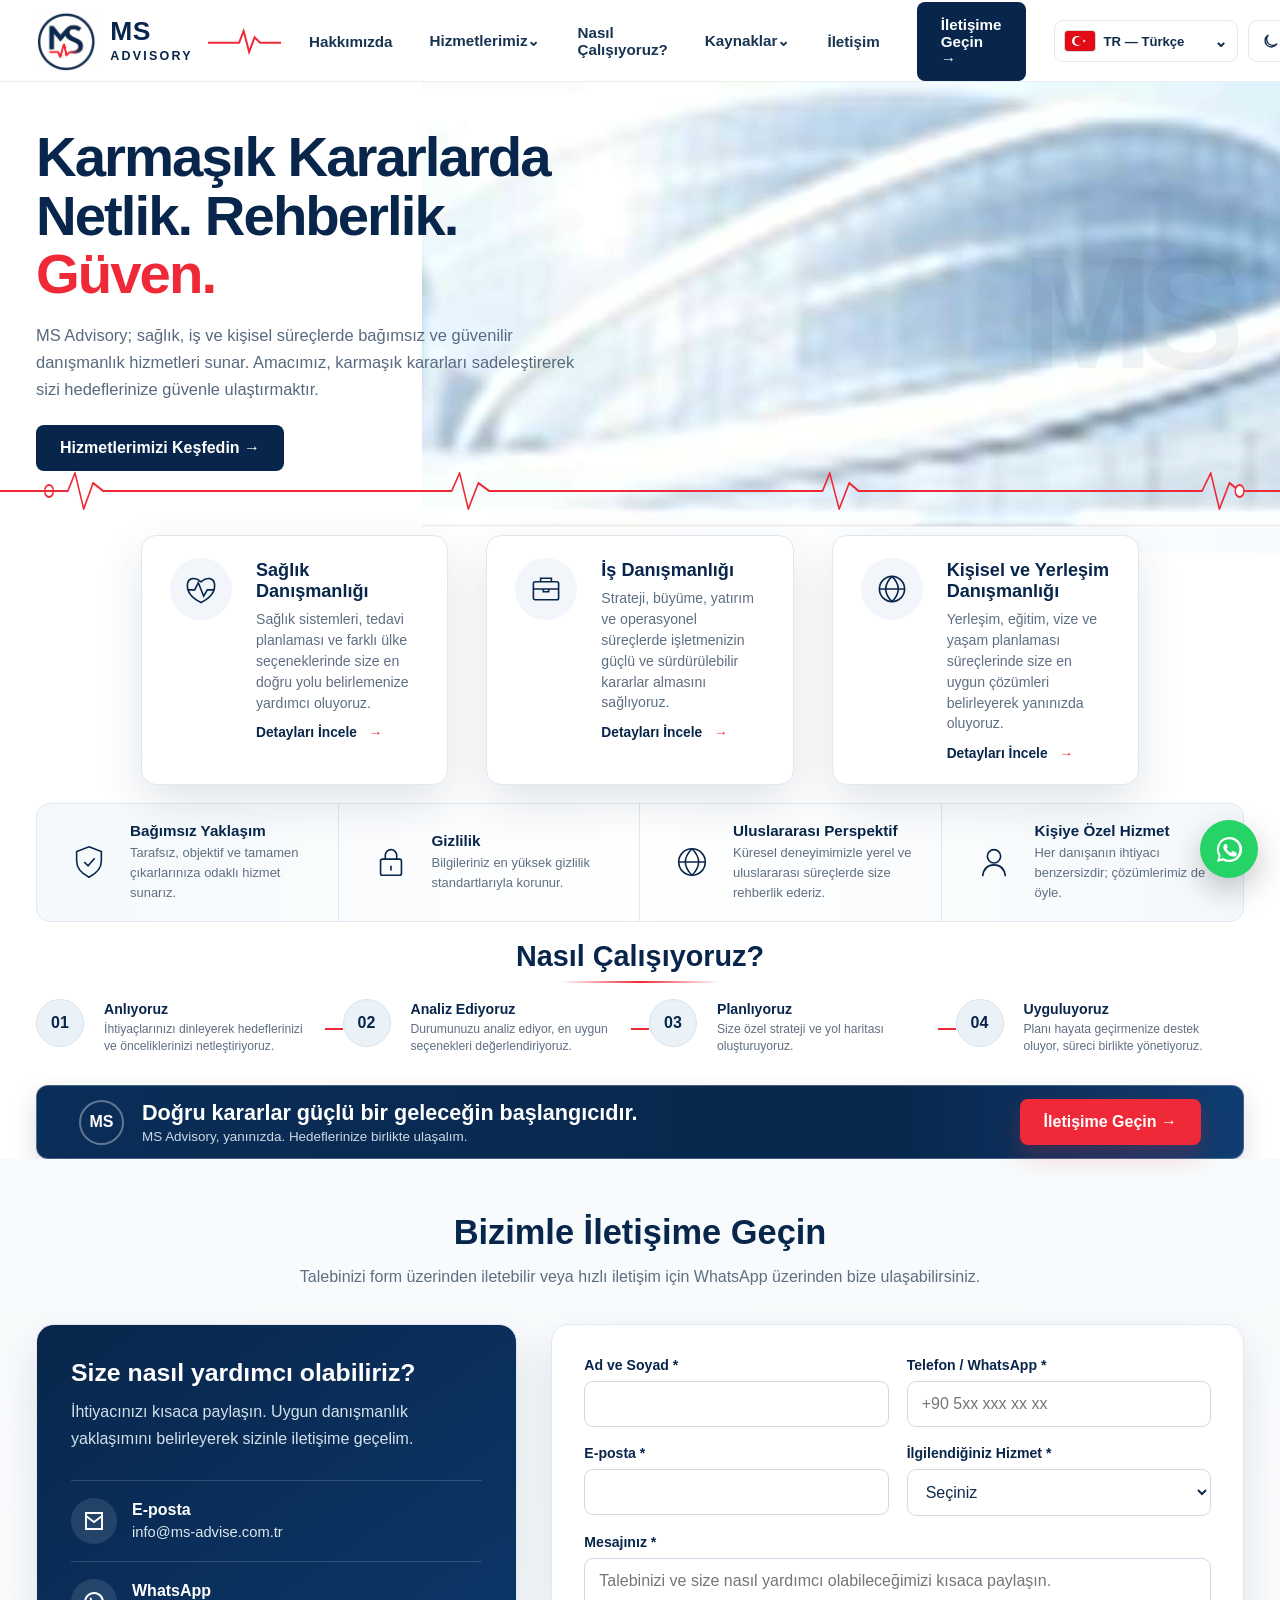
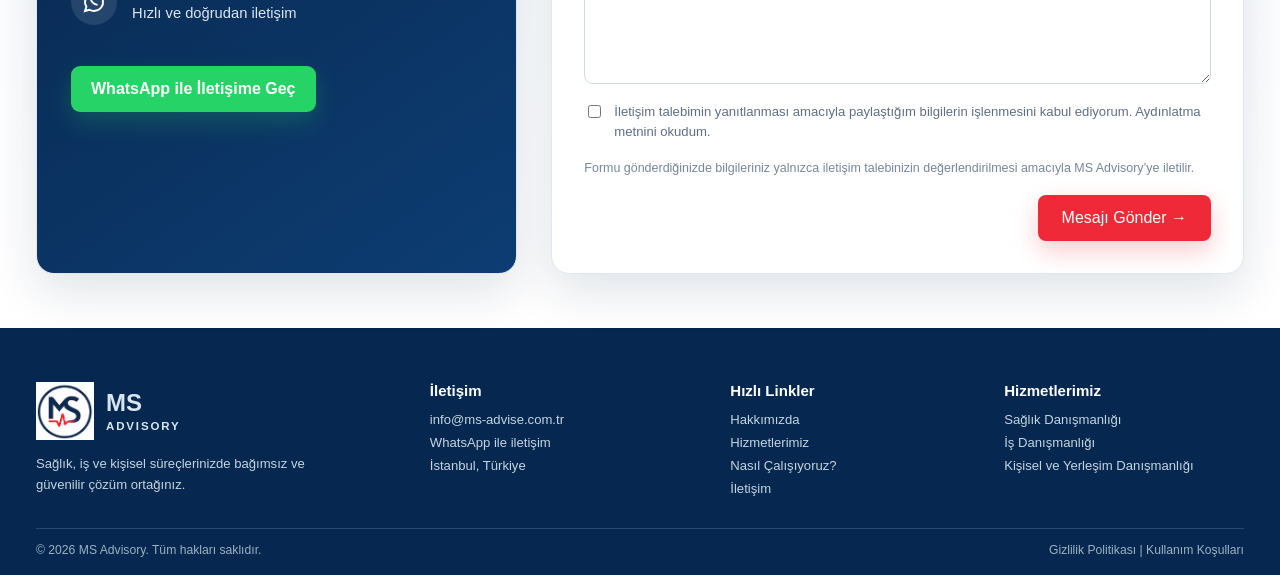
<file: index.html>
<!doctype html>
<html lang="tr">
<head>
<meta charset="utf-8">
<meta name="viewport" content="width=device-width, initial-scale=1">
<title>MS Advisory | Netlik. Rehberlik. Güven.</title>
<meta name="description" content="MS Advisory; sağlık, iş ve kişisel süreçlerde bağımsız ve güvenilir danışmanlık hizmetleri sunar.">
<link rel="stylesheet" href="assets/site-v3.css">
</head>
<body>
<header>
<div class="container nav">
<a aria-label="MS Advisory ana sayfa" class="brand" href="#top">
<img alt="MS Advisory logosu" class="brand-logo" src="assets/ms-logo-short.png"/>
<span class="brand-text">MS<small>ADVISORY</small></span>
<svg aria-hidden="true" class="brand-pulse" viewbox="0 0 80 28"><path d="M0 16 H28 L34 16 L39 3 L45 26 L51 10 L57 16 H80"></path></svg>
</a>
<nav class="nav-links">
<a href="#about">Hakkımızda</a><a href="#services">Hizmetlerimiz⌄</a><a href="#process">Nasıl Çalışıyoruz?</a><a href="#resources">Kaynaklar⌄</a><a href="#contact">İletişim</a><a class="btn btn-navy" href="#contact">İletişime Geçin →</a>
</nav>
<div aria-label="Language and theme settings" class="site-tools">
<select aria-label="Dil seçimi" class="language-select" id="languageSelect">
<option value="tr">🇹🇷 TR — Türkçe</option>
<option value="en">🇬🇧 GB — English</option>
<option value="bg">🇧🇬 BG — Български</option>
</select>
<button aria-label="Koyu temaya geç" class="theme-toggle" id="themeToggle" type="button"><svg aria-hidden="true" viewbox="0 0 24 24"><path d="M20 15.5A8.5 8.5 0 1 1 8.5 4 6.5 6.5 0 0 0 20 15.5z"></path></svg><span class="theme-label">Koyu Mod</span></button>
</div><button aria-label="Menüyü aç" class="menu">☰</button>
</div>
</header>
<main id="top">
<section class="hero" id="about">
<div class="container hero-inner"><div class="hero-copy">
<h1>Karmaşık Kararlarda<br/><strong>Netlik. Rehberlik. <span>Güven.</span></strong></h1>
<p>MS Advisory, sağlık, iş ve kişisel süreçlerde bağımsız ve güvenilir danışmanlık hizmetleri sunar. Amacımız; karmaşık kararları sadeleştirerek sizi hedeflerinize güvenle ulaştırmaktır.</p>
<a class="btn btn-navy" href="#services">Hizmetlerimizi Keşfedin →</a>
</div></div>
<div class="main-pulse"><svg aria-hidden="true" preserveaspectratio="none" viewbox="0 0 1774 52"><circle class="pulse-dot" cx="68" cy="26" r="6"></circle><path d="M0 26 H80 L94 26 L104 8 L116 44 L129 18 L143 26 H610 L626 26 L637 8 L649 44 L663 18 L678 26 H1125 L1140 26 L1150 8 L1163 44 L1177 18 L1190 26 H1655 L1666 26 L1678 8 L1690 44 L1704 18 L1718 26 H1774"></path><circle class="pulse-dot" cx="1718" cy="26" r="6"></circle></svg></div>
</section>
<section class="services-section" id="services"><div class="container services">
<article class="service-card"><div class="service-icon"><svg viewbox="0 0 40 40"><path d="M5 21h8l4-8 6 15 4-7h8"></path><path d="M20 35C8 29 4 21 5 14c1-6 8-8 15-2 7-6 14-4 15 2 1 7-3 15-15 21z"></path></svg></div><div><h3>Sağlık Danışmanlığı</h3><p>Sağlık sistemleri, tedavi planlaması ve farklı ülke seçeneklerinde size en doğru yolu belirlemenize yardımcı oluyoruz.</p><a href="health.html">Detayları İncele <span>→</span></a></div></article>
<article class="service-card"><div class="service-icon"><svg viewbox="0 0 40 40"><rect height="20" rx="2" width="28" x="6" y="12"></rect><path d="M14 12V8h12v4M6 20h28M17 20v3h6v-3"></path></svg></div><div><h3>İş Danışmanlığı</h3><p>Strateji, büyüme, yatırım ve operasyonel süreçlerde işletmenizin güçlü ve sürdürülebilir kararlar almasını sağlıyoruz.</p><a href="business.html">Detayları İncele <span>→</span></a></div></article>
<article class="service-card"><div class="service-icon"><svg viewbox="0 0 40 40"><circle cx="20" cy="20" r="14"></circle><path d="M6 20h28M20 6c5 5 7 9 7 14s-2 9-7 14M20 6c-5 5-7 9-7 14s2 9 7 14"></path></svg></div><div><h3>Kişisel ve Yerleşim Danışmanlığı</h3><p>Yerleşim, eğitim, vize ve yaşam planlaması süreçlerinde size en uygun çözümleri belirleyerek yanınızda oluyoruz.</p><a href="relocation.html">Detayları İncele <span>→</span></a></div></article>
</div></section>
<section class="trust"><div class="container trust-grid">
<div class="trust-item"><div class="trust-icon"><svg viewbox="0 0 40 40"><path d="M20 4l13 5v10c0 8-5 13-13 17C12 32 7 27 7 19V9z"></path><path d="M15 20l4 4 7-8"></path></svg></div><div><b>Bağımsız Yaklaşım</b><span>Tarafsız, objektif ve tamamen çıkarlarınıza odaklı hizmet sunarız.</span></div></div>
<div class="trust-item"><div class="trust-icon"><svg viewbox="0 0 40 40"><rect height="17" rx="2" width="22" x="9" y="17"></rect><path d="M14 17v-4a6 6 0 0112 0v4M20 24v5"></path></svg></div><div><b>Gizlilik</b><span>Bilgileriniz en yüksek gizlilik standartlarıyla korunur.</span></div></div>
<div class="trust-item"><div class="trust-icon"><svg viewbox="0 0 40 40"><circle cx="20" cy="20" r="14"></circle><path d="M6 20h28M20 6c5 5 7 9 7 14s-2 9-7 14M20 6c-5 5-7 9-7 14s2 9 7 14"></path></svg></div><div><b>Uluslararası Perspektif</b><span>Küresel deneyimimizle yerel ve uluslararası süreçlerde size rehberlik ederiz.</span></div></div>
<div class="trust-item"><div class="trust-icon"><svg viewbox="0 0 40 40"><circle cx="20" cy="14" r="7"></circle><path d="M8 35c1-8 5-12 12-12s11 4 12 12"></path></svg></div><div><b>Kişiye Özel Hizmet</b><span>Her danışanın ihtiyacı benzersizdir; çözümlerimiz de öyle.</span></div></div>
</div></section>
<section class="process" id="process"><div class="container"><h2 class="section-title">Nasıl Çalışıyoruz?</h2><div class="process-grid">
<div class="step"><div class="num">01</div><div><h4>Anlıyoruz</h4><p>İhtiyaçlarınızı dinleyerek hedeflerinizi ve önceliklerinizi netleştiriyoruz.</p></div></div>
<div class="step"><div class="num">02</div><div><h4>Analiz Ediyoruz</h4><p>Durumunuzu analiz ediyor, en uygun seçenekleri değerlendiriyoruz.</p></div></div>
<div class="step"><div class="num">03</div><div><h4>Planlıyoruz</h4><p>Size özel strateji ve yol haritası oluşturuyoruz.</p></div></div>
<div class="step"><div class="num">04</div><div><h4>Uyguluyoruz</h4><p>Planı hayata geçirmenize destek oluyor, süreci birlikte yönetiyoruz.</p></div></div>
</div></div></section>
<section class="cta"><div class="container cta-box"><div class="cta-left"><div class="cta-mark">MS</div><div><h2>Doğru kararlar güçlü bir geleceğin başlangıcıdır.</h2><p>MS Advisory, yanınızda. Hedeflerinize birlikte ulaşalım.</p></div></div><a class="btn btn-red" href="#contact">İletişime Geçin →</a></div></section>
<section class="contact-section" id="contact"><div class="container">
<div class="contact-head"><h2>Bizimle İletişime Geçin</h2><p>Talebinizi form üzerinden iletebilir veya hızlı iletişim için WhatsApp üzerinden bize ulaşabilirsiniz.</p></div>
<div class="contact-grid">
<aside class="contact-panel"><h3>Size nasıl yardımcı olabiliriz?</h3><p>İhtiyacınızı kısaca paylaşın. Uygun danışmanlık yaklaşımını belirleyerek sizinle iletişime geçelim.</p>
<div class="contact-option"><div class="contact-option-icon"><svg viewbox="0 0 24 24"><path d="M4 4h16v16H4z"></path><path d="M4 7l8 6 8-6"></path></svg></div><div><b>E-posta</b><a href="mailto:info@ms-advise.com.tr">info@ms-advise.com.tr</a></div></div>
<div class="contact-option"><div class="contact-option-icon"><svg viewbox="0 0 24 24"><path d="M12 21a9 9 0 1 0-7.6-4.2L3 21l4.4-1.2A9 9 0 0 0 12 21z"></path><path d="M8.5 7.8c.3 3.8 3.3 6.8 7.1 7.1"></path></svg></div><div><b>WhatsApp</b><span>Hızlı ve doğrudan iletişim</span></div></div>
<a aria-label="MS Advisory ile WhatsApp üzerinden iletişime geçin" class="whatsapp-button" href="https://wa.me/905300221881?text=Merhaba%2C%20MS%20Advisory%20web%20sitesi%20%C3%BCzerinden%20ileti%C5%9Fime%20ge%C3%A7iyorum.%20Hizmetleriniz%20hakk%C4%B1nda%20bilgi%20almak%20istiyorum." rel="noopener noreferrer" target="_blank"><svg aria-hidden="true" viewbox="0 0 32 32"><path d="M16 3a13 13 0 0 0-11.2 19.6L3 29l6.6-1.7A13 13 0 1 0 16 3zm0 23.6c-2 0-3.8-.5-5.4-1.4l-.8-.4-3.9 1 1-3.8-.5-.8A10.6 10.6 0 1 1 16 26.6zm5.8-8c-.3-.2-1.9-.9-2.2-1-.3-.1-.5-.2-.7.2-.2.3-.8 1-.9 1.2-.2.2-.3.2-.7.1-1.8-.9-3-1.6-4.2-3.6-.3-.5.3-.5.9-1.6.1-.2.1-.5 0-.7-.1-.2-.7-1.7-1-2.3-.3-.6-.5-.5-.7-.5h-.6c-.2 0-.6.1-.9.4-.3.3-1.2 1.2-1.2 2.9s1.2 3.3 1.4 3.6c.2.2 2.4 3.7 5.9 5.2 2.2.9 3.1 1 4.2.8 1.3-.2 1.9-.9 2.2-1.7.3-.8.3-1.4.2-1.6-.1-.2-.3-.3-.6-.5z"></path></svg>WhatsApp ile İletişime Geç</a>
</aside>
<form action="https://formsubmit.co/info@ms-advise.com.tr" class="contact-form" method="POST">
<input name="_subject" type="hidden" value="MS Advisory Web Sitesi - Yeni İletişim Talebi"/>
<input name="_template" type="hidden" value="table"/>
<input name="_captcha" type="hidden" value="true"/>
<input name="_autoresponse" type="hidden" value="Merhaba,

MS Advisory ile iletişime geçtiğiniz için teşekkür ederiz. Mesajınız başarıyla tarafımıza ulaşmıştır.

Talebiniz ekibimiz tarafından incelenecek ve en kısa sürede sizinle iletişime geçilecektir.

Paylaştığınız bilgiler gizlilikle değerlendirilmektedir.

Saygılarımızla,
MS Advisory
info@ms-advise.com.tr"/>
<input aria-hidden="true" autocomplete="off" class="sr-only" name="_honey" tabindex="-1" type="text"/>
<div class="form-grid">
<div class="field"><label for="name">Ad ve Soyad *</label><input autocomplete="name" id="name" name="Ad ve Soyad" required="" type="text"/></div>
<div class="field"><label for="phone">Telefon / WhatsApp *</label><input autocomplete="tel" id="phone" name="Telefon" placeholder="+90 5xx xxx xx xx" required="" type="tel"/></div>
<div class="field"><label for="email">E-posta *</label><input autocomplete="email" id="email" name="email" required="" type="email"/></div>
<div class="field"><label for="service">İlgilendiğiniz Hizmet *</label><select id="service" name="Hizmet" required=""><option disabled="" selected="" value="">Seçiniz</option><option>Sağlık Danışmanlığı</option><option>İş Danışmanlığı</option><option>Kişisel ve Yerleşim Danışmanlığı</option><option>Diğer</option></select></div>
<div class="field full"><label for="message">Mesajınız *</label><textarea id="message" name="Mesaj" placeholder="Talebinizi ve size nasıl yardımcı olabileceğimizi kısaca paylaşın." required=""></textarea></div>
<label class="consent"><input name="Kişisel Veri Onayı" required="" type="checkbox" value="Onaylandı"/><span>İletişim talebimin yanıtlanması amacıyla paylaştığım bilgilerin işlenmesini kabul ediyorum. <a href="#privacy">Aydınlatma metnini</a> okudum.</span></label>
<p class="form-note">Formu gönderdiğinizde bilgileriniz yalnızca iletişim talebinizin değerlendirilmesi amacıyla MS Advisory’ye iletilir.</p>
<div class="submit-row"><button class="btn btn-red" type="submit">Mesajı Gönder →</button></div>
</div>
</form>
</div>
</div></section>
</main>
<footer><div class="container"><div class="footer-grid">
<div><div class="footer-brand"><img alt="MS Advisory" src="assets/ms-logo-short.png"/><strong>MS<small>ADVISORY</small></strong></div><div class="footer-note">Sağlık, iş ve kişisel süreçlerinizde bağımsız ve güvenilir çözüm ortağınız.</div></div>
<div><h4>İletişim</h4><a href="mailto:info@ms-advise.com.tr">info@ms-advise.com.tr</a><a href="https://wa.me/905300221881?text=Merhaba%2C%20MS%20Advisory%20web%20sitesi%20%C3%BCzerinden%20ileti%C5%9Fime%20ge%C3%A7iyorum." rel="noopener noreferrer" target="_blank">WhatsApp ile iletişim</a><span>İstanbul, Türkiye</span></div>
<div><h4>Hızlı Linkler</h4><a href="#about">Hakkımızda</a><a href="#services">Hizmetlerimiz</a><a href="#process">Nasıl Çalışıyoruz?</a><a href="#contact">İletişim</a></div>
<div><h4>Hizmetlerimiz</h4><a href="health.html">Sağlık Danışmanlığı</a><a href="business.html">İş Danışmanlığı</a><a href="relocation.html">Kişisel ve Yerleşim Danışmanlığı</a></div>
</div><div class="copyright"><span>© 2026 MS Advisory. Tüm hakları saklıdır.</span><span>Gizlilik Politikası   |   Kullanım Koşulları</span></div></div></footer>
<a aria-label="WhatsApp üzerinden iletişime geçin" class="floating-wa" href="https://wa.me/905300221881?text=Merhaba%2C%20MS%20Advisory%20web%20sitesi%20%C3%BCzerinden%20ileti%C5%9Fime%20ge%C3%A7iyorum.%20Hizmetleriniz%20hakk%C4%B1nda%20bilgi%20almak%20istiyorum." rel="noopener noreferrer" target="_blank"><svg aria-hidden="true" viewbox="0 0 32 32"><path d="M16 3a13 13 0 0 0-11.2 19.6L3 29l6.6-1.7A13 13 0 1 0 16 3zm0 23.6c-2 0-3.8-.5-5.4-1.4l-.8-.4-3.9 1 1-3.8-.5-.8A10.6 10.6 0 1 1 16 26.6zm5.8-8c-.3-.2-1.9-.9-2.2-1-.3-.1-.5-.2-.7.2-.2.3-.8 1-.9 1.2-.2.2-.3.2-.7.1-1.8-.9-3-1.6-4.2-3.6-.3-.5.3-.5.9-1.6.1-.2.1-.5 0-.7-.1-.2-.7-1.7-1-2.3-.3-.6-.5-.5-.7-.5h-.6c-.2 0-.6.1-.9.4-.3.3-1.2 1.2-1.2 2.9s1.2 3.3 1.4 3.6c.2.2 2.4 3.7 5.9 5.2 2.2.9 3.1 1 4.2.8 1.3-.2 1.9-.9 2.2-1.7.3-.8.3-1.4.2-1.6-.1-.2-.3-.3-.6-.5z"></path></svg></a>
<script src="assets/site-v3.js"></script>
</body>
</html>
</file>
<file: assets/site-v3.css>
:root{--navy:#08264b;--navy2:#0d3d73;--red:#ef2938;--ink:#102a49;--muted:#5f6f83;--line:#dfe8f1;--soft:#f5f9fc;--white:#fff;--shadow:0 18px 46px rgba(8,38,75,.12)}
*{box-sizing:border-box}html{scroll-behavior:smooth}body{margin:0;font-family:Inter,Segoe UI,Arial,sans-serif;color:var(--ink);background:#fff}a{text-decoration:none;color:inherit}img{display:block;max-width:100%}.container{width:min(1540px,calc(100% - 72px));margin:auto}.btn{display:inline-flex;align-items:center;justify-content:center;gap:12px;border-radius:8px;padding:14px 24px;font-weight:800;transition:.2s}.btn:hover{transform:translateY(-2px)}.btn-navy{background:var(--navy);color:#fff}.btn-red{background:var(--red);color:#fff;box-shadow:0 10px 24px rgba(239,41,56,.24)}
header{height:82px;background:rgba(255,255,255,.96);border-bottom:1px solid rgba(8,38,75,.08);position:sticky;top:0;z-index:50;backdrop-filter:blur(12px)}.nav{height:82px;display:flex;align-items:center;justify-content:space-between;gap:28px}.brand{display:flex;align-items:center;gap:13px;min-width:245px}.brand-logo{width:62px;height:62px;object-fit:contain}.brand-text{font-weight:900;color:var(--navy);font-size:1.65rem;line-height:.82;letter-spacing:.02em}.brand-text small{display:block;font-size:.78rem;letter-spacing:.18em;margin-top:8px}.brand-pulse{width:78px;height:28px;margin-left:2px}.brand-pulse path{fill:none;stroke:var(--red);stroke-width:2.2}.nav-links{display:flex;align-items:center;gap:37px;font-size:.95rem;font-weight:750;color:#173451}.nav-links>a:not(.btn):hover{color:var(--red)}.menu{display:none;background:none;border:0;font-size:1.7rem;color:var(--navy)}
.hero{position:relative;overflow:hidden;background:linear-gradient(90deg,#fff 0%,rgba(255,255,255,.98) 29%,rgba(255,255,255,.55) 50%,rgba(231,243,254,.28) 100%);min-height:390px}.hero:before{content:"";position:absolute;right:0;top:0;width:67%;height:100%;background:url('hero-building.jpg') center/cover no-repeat;opacity:.78}.hero:after{content:"MS";position:absolute;right:4%;top:32%;font:900 10rem/1 Arial;color:rgba(8,38,75,.05);letter-spacing:-.1em}.hero-inner{position:relative;z-index:2;padding:46px 0 82px;min-height:390px;display:flex;align-items:flex-start}.hero-copy{width:min(620px,48%)}.hero h1{font-size:clamp(2.6rem,4.4vw,4.45rem);line-height:1.04;letter-spacing:-.035em;margin:0 0 18px;color:var(--navy);font-weight:850}.hero h1 span{color:var(--red)}.hero p{font-size:1.03rem;line-height:1.65;color:#586a80;margin:0 0 22px;max-width:560px}.main-pulse{position:absolute;left:0;right:0;bottom:36px;height:52px;z-index:3}.main-pulse svg{width:100%;height:100%}.main-pulse path{fill:none;stroke:var(--red);stroke-width:2.2;stroke-linecap:round;stroke-linejoin:round}.pulse-dot{fill:#fff;stroke:var(--red);stroke-width:2}
.services-section{position:relative;z-index:5;margin-top:-18px}.services{display:grid;grid-template-columns:repeat(3,1fr);gap:38px;padding:0 105px}.service-card{background:#fff;border:1px solid var(--line);border-radius:15px;box-shadow:var(--shadow);padding:22px 28px;display:grid;grid-template-columns:68px 1fr;gap:18px;align-items:start;min-height:142px}.service-icon{width:62px;height:62px;border-radius:50%;background:#f2f6fa;display:grid;place-items:center;color:var(--navy)}.service-icon svg{width:36px;height:36px;stroke:currentColor;fill:none;stroke-width:1.8}.service-card h3{margin:2px 0 7px;font-size:1.13rem;color:var(--navy)}.service-card p{font-size:.88rem;line-height:1.48;margin:0 0 10px;color:var(--muted)}.service-card a{font-size:.86rem;font-weight:800;color:var(--navy)}.service-card a span{color:var(--red);margin-left:8px}
.trust{padding:18px 0 8px}.trust-grid{display:grid;grid-template-columns:repeat(4,1fr);background:linear-gradient(90deg,#f5f9fc,#fff,#f5f9fc);border:1px solid var(--line);border-radius:14px;overflow:hidden}.trust-item{display:grid;grid-template-columns:50px 1fr;gap:15px;padding:18px 28px;border-right:1px solid var(--line);align-items:center}.trust-item:last-child{border-right:0}.trust-icon{width:48px;height:48px;display:grid;place-items:center;color:var(--navy)}.trust-icon svg{width:38px;height:38px;stroke:currentColor;fill:none;stroke-width:1.7}.trust-item b{display:block;margin-bottom:4px;font-size:.95rem;color:var(--navy)}.trust-item span{font-size:.81rem;line-height:1.45;color:var(--muted)}
.process{padding:10px 0 24px}.section-title{text-align:center;color:var(--navy);font-size:1.8rem;margin:0 0 16px;font-weight:750}.section-title:after{content:"";display:block;width:160px;height:2px;background:linear-gradient(90deg,transparent,var(--red),transparent);margin:8px auto 0}.process-grid{display:grid;grid-template-columns:repeat(4,1fr);gap:18px;position:relative}.process-grid:before{content:"";position:absolute;left:4%;right:3%;top:29px;height:2px;background:var(--red)}.step{position:relative;z-index:1;background:#fff;display:grid;grid-template-columns:54px 1fr;gap:14px;align-items:start;padding-right:12px}.num{width:48px;height:48px;border-radius:50%;background:#eaf1f7;color:var(--navy);display:grid;place-items:center;font-weight:900;border:1px solid #d8e4ef}.step h4{font-size:.88rem;margin:2px 0 4px;color:var(--navy)}.step p{font-size:.76rem;line-height:1.42;margin:0;color:var(--muted)}
.cta{margin-top:6px}.cta-box{background:linear-gradient(90deg,#0a2e58,#08264b 70%,#0f3d72);border:1px solid rgba(255,255,255,.25);border-radius:12px;min-height:68px;display:flex;align-items:center;justify-content:space-between;padding:13px 42px;color:#fff;box-shadow:0 10px 24px rgba(8,38,75,.16)}.cta-left{display:flex;align-items:center;gap:18px}.cta-mark{width:45px;height:45px;border-radius:50%;border:2px solid rgba(255,255,255,.35);display:grid;place-items:center;font-weight:900}.cta h2{font-size:1.35rem;margin:0 0 3px}.cta p{margin:0;color:#cdd9e5;font-size:.84rem}
.contact-section{padding:54px 0 76px;background:linear-gradient(180deg,#f7fafc 0%,#fff 100%)}.contact-head{text-align:center;max-width:780px;margin:0 auto 34px}.contact-head h2{font-size:2.15rem;color:var(--navy);margin:0 0 12px}.contact-head p{margin:0;color:var(--muted);line-height:1.65}.contact-grid{display:grid;grid-template-columns:.82fr 1.18fr;gap:34px;align-items:stretch}.contact-panel,.contact-form{background:#fff;border:1px solid var(--line);border-radius:18px;box-shadow:var(--shadow)}.contact-panel{padding:34px;background:linear-gradient(145deg,#08264b,#0d3d73);color:#fff}.contact-panel h3{font-size:1.55rem;margin:0 0 12px}.contact-panel>p{color:#d4e0eb;line-height:1.65;margin:0 0 28px}.contact-option{display:flex;align-items:center;gap:15px;padding:17px 0;border-top:1px solid rgba(255,255,255,.15)}.contact-option-icon{width:46px;height:46px;border-radius:50%;display:grid;place-items:center;background:rgba(255,255,255,.11);flex:0 0 auto}.contact-option-icon svg{width:24px;height:24px;fill:none;stroke:currentColor;stroke-width:1.9}.contact-option b{display:block;margin-bottom:4px}.contact-option a,.contact-option span{color:#dce7f0;font-size:.92rem}.whatsapp-button{display:inline-flex;align-items:center;justify-content:center;gap:10px;margin-top:24px;padding:14px 20px;border-radius:9px;background:#25D366;color:#fff;font-weight:850;box-shadow:0 10px 24px rgba(37,211,102,.22)}.whatsapp-button svg{width:23px;height:23px;fill:currentColor}.contact-form{padding:32px}.form-grid{display:grid;grid-template-columns:1fr 1fr;gap:18px}.field{display:flex;flex-direction:column;gap:8px}.field.full{grid-column:1/-1}.field label{font-size:.88rem;font-weight:800;color:var(--navy)}.field input,.field select,.field textarea{width:100%;border:1px solid #cedbe7;border-radius:9px;padding:13px 14px;font:inherit;color:var(--ink);background:#fff;outline:none;transition:.2s}.field input:focus,.field select:focus,.field textarea:focus{border-color:var(--navy2);box-shadow:0 0 0 3px rgba(13,61,115,.09)}.field textarea{min-height:126px;resize:vertical}.consent{grid-column:1/-1;display:flex;align-items:flex-start;gap:10px;font-size:.82rem;color:var(--muted);line-height:1.48}.consent input{margin-top:3px}.consent a{color:var(--navy);font-weight:800;text-decoration:underline}.form-note{grid-column:1/-1;margin:0;color:#76879a;font-size:.78rem;line-height:1.45}.submit-row{grid-column:1/-1;display:flex;justify-content:flex-end}.submit-row button{border:0;cursor:pointer;font:inherit}.floating-wa{position:fixed;right:22px;bottom:22px;z-index:80;width:58px;height:58px;border-radius:50%;display:grid;place-items:center;background:#25D366;color:#fff;box-shadow:0 12px 32px rgba(0,0,0,.23);transition:.2s}.floating-wa:hover{transform:translateY(-3px) scale(1.03)}.floating-wa svg{width:31px;height:31px;fill:currentColor}.sr-only{position:absolute;width:1px;height:1px;padding:0;margin:-1px;overflow:hidden;clip:rect(0,0,0,0);white-space:nowrap;border:0}
footer{background:#062850;color:#d8e5ef;margin-top:-22px;padding:54px 0 18px}.footer-grid{display:grid;grid-template-columns:1.35fr 1fr .9fr .9fr;gap:34px}.footer-brand{display:flex;align-items:center;gap:12px;margin-bottom:14px}.footer-brand img{width:58px;height:58px}.footer-brand strong{font-size:1.5rem;line-height:.9}.footer-brand small{display:block;letter-spacing:.16em;font-size:.72rem;margin-top:7px}.footer-grid h4{margin:0 0 13px;color:#fff;font-size:.94rem}.footer-grid a,.footer-grid span{display:block;margin:8px 0;color:#c5d4e1;font-size:.82rem}.footer-note{max-width:305px;color:#c5d4e1;font-size:.82rem;line-height:1.55}.copyright{border-top:1px solid rgba(255,255,255,.15);margin-top:24px;padding-top:14px;display:flex;justify-content:space-between;color:#9eb1c3;font-size:.76rem}
@media(max-width:1120px){.contact-grid{grid-template-columns:1fr}.contact-panel{padding:28px}.nav-links{display:none}.menu{display:block}.brand-pulse{display:none}.hero-copy{width:56%}.services{padding:0 35px}.trust-grid{grid-template-columns:1fr 1fr}.trust-item:nth-child(2){border-right:0}.trust-item{border-bottom:1px solid var(--line)}.footer-grid{grid-template-columns:1fr 1fr}.process-grid{grid-template-columns:1fr 1fr}.process-grid:before{display:none}}
@media(max-width:720px){.contact-section{padding:42px 0 58px}.contact-head h2{font-size:1.75rem}.contact-form{padding:22px}.form-grid{grid-template-columns:1fr}.field.full,.consent,.form-note,.submit-row{grid-column:1}.submit-row .btn{width:100%}.floating-wa{right:16px;bottom:16px;width:54px;height:54px}.container{width:min(100% - 28px,1540px)}header,.nav{height:72px}.brand{min-width:auto}.brand-logo{width:50px;height:50px}.brand-text{font-size:1.3rem}.brand-text small{font-size:.63rem}.hero{min-height:auto}.hero:before{width:100%;opacity:.24}.hero-inner{padding:38px 0 100px;min-height:auto}.hero-copy{width:100%}.hero h1{font-size:2.45rem}.hero p{font-size:.95rem}.main-pulse{bottom:42px}.services-section{margin-top:-34px}.services{grid-template-columns:1fr;padding:0;gap:14px}.service-card{grid-template-columns:58px 1fr;padding:19px;min-height:auto}.service-icon{width:52px;height:52px}.trust-grid,.process-grid,.footer-grid{grid-template-columns:1fr}.trust-item{border-right:0}.step{padding:4px 0}.cta-box{flex-direction:column;align-items:flex-start;gap:15px;padding:22px}.cta-box .btn{width:100%}.copyright{flex-direction:column;gap:8px}.section-title{font-size:1.55rem}}
.site-tools{display:flex;align-items:center;gap:10px;margin-left:auto}.language-select,.theme-toggle{height:42px;border:1px solid var(--line);border-radius:9px;background:var(--white);color:var(--ink);font:700 .82rem Inter,Segoe UI,Arial,sans-serif;cursor:pointer}.language-select{padding:0 34px 0 12px;min-width:165px}.theme-toggle{padding:0 13px;display:inline-flex;align-items:center;gap:8px}.theme-toggle svg{width:18px;height:18px;fill:none;stroke:currentColor;stroke-width:1.8}.theme-label{white-space:nowrap}
body.dark{--navy:#9fc6f2;--navy2:#6ba4dd;--ink:#e8f0f8;--muted:#aebed0;--line:#29415d;--soft:#182b40;--white:#102238;--shadow:0 18px 46px rgba(0,0,0,.34);background:#0b1928;color:var(--ink)}body.dark header{background:rgba(11,25,40,.94);border-color:#29415d}body.dark .nav-links{color:#d8e7f5}body.dark .brand-text{color:#e8f0f8}body.dark .hero{background:linear-gradient(90deg,#0b1928 0%,rgba(11,25,40,.97) 31%,rgba(11,25,40,.64) 54%,rgba(11,25,40,.28) 100%)}body.dark .hero:before{opacity:.43;filter:saturate(.75) brightness(.72)}body.dark .hero:after{color:rgba(255,255,255,.035)}body.dark .hero h1,body.dark .service-card h3,body.dark .service-card a,body.dark .trust-item b,body.dark .section-title,body.dark .step h4,body.dark .field label,body.dark .contact-head h2{color:#e7f2fc}body.dark .hero p{color:#b8c8d8}body.dark .service-card,body.dark .trust-grid,body.dark .step,body.dark .contact-form{background:#102238}body.dark .service-icon,body.dark .num{background:#1b334c;color:#dbeeff;border-color:#35516d}body.dark .trust-grid{background:linear-gradient(90deg,#102238,#13283f,#102238)}body.dark .contact-section{background:linear-gradient(180deg,#0d1d2e,#0b1928)}body.dark .field input,body.dark .field select,body.dark .field textarea{background:#0c1d2f;color:#eef6fd;border-color:#35516d}body.dark .field input::placeholder,body.dark .field textarea::placeholder{color:#71869a}body.dark .language-select,body.dark .theme-toggle{background:#102238;color:#e8f0f8;border-color:#35516d}body.dark footer{background:#061321}body.dark .contact-panel{background:linear-gradient(145deg,#071a30,#0b3159)}
@media(max-width:1120px){.site-tools{margin-left:auto}.language-select{min-width:148px}.theme-label{display:none}.theme-toggle{width:42px;padding:0;justify-content:center}}
@media(max-width:720px){.site-tools{gap:6px}.language-select{min-width:176px;width:176px;font-size:.72rem;padding-left:8px}.theme-toggle{width:38px;height:38px}.nav{gap:8px}.brand-text{display:none}.brand{min-width:50px}}
</file>
